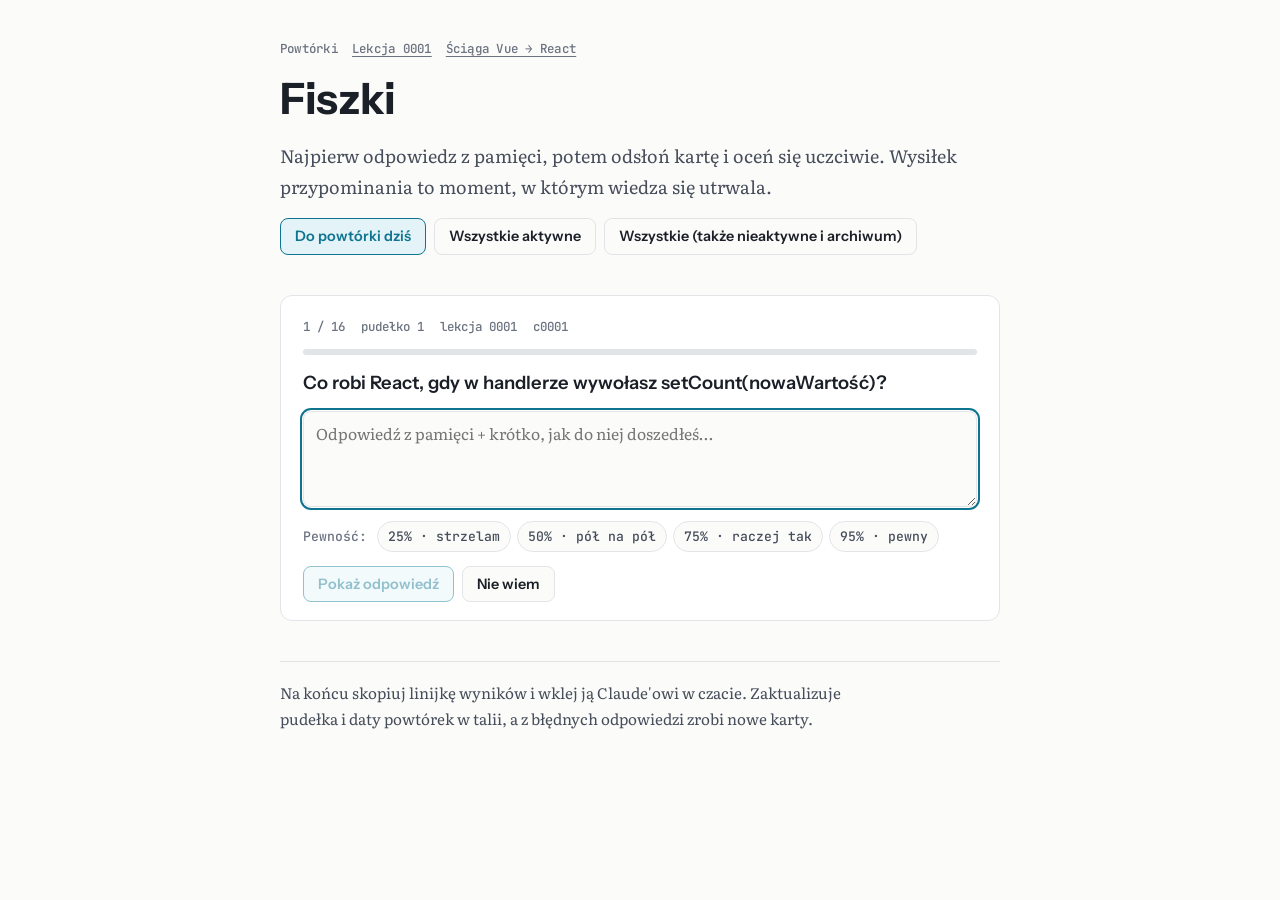
<file: learning/practice/index.html>
<!doctype html>
<html lang="pl">
<head>
<meta charset="utf-8">
<meta name="viewport" content="width=device-width, initial-scale=1">
<title>Powtórki · fiszki</title>
<link rel="stylesheet" href="../assets/style.css">
<style>
  .card { background: var(--surface); border: 1px solid var(--rule); border-radius: 12px; padding: 22px 22px 18px; display: grid; gap: 14px; }
  .meta { display: flex; flex-wrap: wrap; gap: 6px 16px; font: 500 0.78rem/1.4 var(--f-mono); color: var(--ink-3); }
  .front { font: 600 1.15rem/1.5 var(--f-head); }
  textarea { width: 100%; min-height: 96px; font: 400 0.98rem/1.5 var(--f-read); color: var(--ink); background: var(--paper); border: 1px solid var(--rule); border-radius: 8px; padding: 10px 12px; resize: vertical; }
  textarea:focus-visible { outline: 2px solid var(--react); outline-offset: 1px; }
  .back { border-left: 3px solid var(--react); padding-left: 12px; display: grid; gap: 4px; }
  .back b { font: 600 0.72rem/1 var(--f-mono); letter-spacing: 0.06em; text-transform: uppercase; color: var(--react); }
  .mine { color: var(--ink-2); font-size: 0.92rem; white-space: pre-wrap; }
  .actions { display: flex; flex-wrap: wrap; gap: 8px; }
  .actions button, .modes button, .copy { font: 600 0.9rem/1 var(--f-head); padding: 10px 14px; border-radius: 8px; border: 1px solid var(--rule); background: var(--paper); color: var(--ink); cursor: pointer; }
  .actions button.primary { border-color: var(--react); background: var(--react-bg); color: var(--react); }
  .actions button.g-ok { border-color: var(--ok); background: var(--ok-bg); color: var(--ok); }
  .actions button.g-mid { border-color: var(--warn); background: var(--warn-bg); color: var(--warn); }
  .actions button.g-bad { border-color: var(--bad); background: var(--bad-bg); color: var(--bad); }
  button:disabled { opacity: 0.45; cursor: not-allowed; }
  .modes { display: flex; flex-wrap: wrap; gap: 8px; }
  .modes button[aria-pressed="true"] { border-color: var(--react); color: var(--react); background: var(--react-bg); }
  .conf { display: flex; flex-wrap: wrap; gap: 6px; align-items: center; }
  .conf-label { font: 500 0.82rem/1 var(--f-mono); color: var(--ink-3); margin-right: 4px; }
  .conf button { font: 500 0.82rem/1 var(--f-mono); padding: 8px 10px; border-radius: 999px; border: 1px solid var(--rule); background: var(--paper); color: var(--ink-2); cursor: pointer; }
  .conf button[aria-pressed="true"] { border-color: var(--react); color: var(--react); background: var(--react-bg); }
  .progress { height: 6px; background: var(--rule); border-radius: 3px; overflow: hidden; }
  .progress span { display: block; height: 100%; background: var(--react); width: 0; }
  .result-line { font: 400 0.85rem/1.5 var(--f-mono); background: var(--code-bg); padding: 10px 12px; border-radius: 8px; word-break: break-all; user-select: all; }
  .stats { display: flex; flex-wrap: wrap; gap: 8px 20px; font: 500 0.95rem/1.4 var(--f-mono); }
  .empty { color: var(--ink-2); }
</style>
</head>
<body>
<main class="page">
  <header>
    <nav class="crumbs" aria-label="Nawigacja"><span>Powtórki</span><a href="../lessons/0001-model-mentalny-reacta.html">Lekcja 0001</a><a href="../reference/vue-to-react.html">Ściąga Vue → React</a></nav>
    <h1>Fiszki</h1>
    <p class="lede">Najpierw odpowiedz z pamięci, potem odsłoń kartę i oceń się uczciwie. Wysiłek przypominania to moment, w którym wiedza się utrwala.</p>
    <div class="modes" role="group" aria-label="Zakres kart">
      <button type="button" id="mode-due" aria-pressed="true">Do powtórki dziś</button>
      <button type="button" id="mode-active" aria-pressed="false">Wszystkie aktywne</button>
      <button type="button" id="mode-all" aria-pressed="false">Wszystkie (także nieaktywne i archiwum)</button>
    </div>
  </header>

  <section id="session" aria-live="polite"></section>

  <footer class="ask">
    <p>Na końcu skopiuj linijkę wyników i wklej ją Claude'owi w czacie. Zaktualizuje pudełka i daty powtórek w talii, a z błędnych odpowiedzi zrobi nowe karty.</p>
  </footer>
</main>

<script src="../cards/cards.js"></script>
<script>
(function () {
  const today = (() => { const d = new Date(); const p = n => String(n).padStart(2, "0"); return `${d.getFullYear()}-${p(d.getMonth() + 1)}-${p(d.getDate())}`; })();
  const all = Array.isArray(window.CARDS) ? window.CARDS : [];
  const root = document.getElementById("session");
  const modeButtons = { due: "mode-due", active: "mode-active", all: "mode-all" };
  let deck = [], i = 0, results = [], mode = "due";

  const store = {
    get() { try { return JSON.parse(localStorage.getItem("lr-practice") || "null"); } catch (e) { return null; } },
    set(v) { try { localStorage.setItem("lr-practice", JSON.stringify(v)); } catch (e) {} },
    clear() { try { localStorage.removeItem("lr-practice"); } catch (e) {} },
  };

  function shuffle(a) { for (let k = a.length - 1; k > 0; k--) { const j = Math.floor(Math.random() * (k + 1)); [a[k], a[j]] = [a[j], a[k]]; } return a; }

  function pick(m) {
    if (m === "due") return all.filter(c => c.due && c.due <= today).sort((a, b) => a.box - b.box);
    if (m === "active") return shuffle(all.filter(c => c.due));
    return shuffle(all.slice());
  }

  function el(tag, props = {}, ...kids) {
    const e = document.createElement(tag);
    for (const [k, v] of Object.entries(props)) {
      if (k === "class") e.className = v; else if (k.startsWith("on")) e.addEventListener(k.slice(2), v); else e.setAttribute(k, v);
    }
    for (const kid of kids) e.append(kid);
    return e;
  }

  function start(m) {
    mode = m;
    for (const [k, id] of Object.entries(modeButtons)) document.getElementById(id).setAttribute("aria-pressed", String(k === m));
    deck = pick(m); i = 0; results = [];
    store.set({ date: today, mode, ids: deck.map(c => c.id), i, results });
    render();
  }

  function render() {
    root.replaceChildren();
    if (!all.length) { root.append(el("p", { class: "empty" }, "Nie udało się wczytać talii (learning/cards/cards.js).")); return; }
    if (!deck.length) {
      const inactive = all.filter(c => !c.due && !c.archived).length;
      const archived = all.filter(c => c.archived).length;
      root.append(el("div", { class: "card" },
        el("p", { class: "front" }, mode === "due" ? "Nic do powtórki na dziś." : "Brak aktywnych kart."),
        el("p", { class: "empty" }, inactive ? `Nieaktywne karty: ${inactive}. Aktywują się po ukończeniu lekcji, z której pochodzą. Możesz je przejrzeć w trybie „Wszystkie”.` : "Wszystkie karty są zaplanowane na późniejsze dni."),
        ...(archived ? [el("p", { class: "empty" }, `W archiwum (opanowane): ${archived}.`)] : []),
      ));
      return;
    }
    if (i >= deck.length) return renderSummary();

    const c = deck[i];
    const progress = el("div", { class: "progress", "aria-hidden": "true" }, el("span"));
    progress.firstChild.style.width = `${Math.round((i / deck.length) * 100)}%`;
    const answer = el("textarea", { id: "answer", placeholder: "Odpowiedź z pamięci + krótko, jak do niej doszedłeś…", "aria-label": "Twoja odpowiedź i tok myślenia" });
    const reveal = el("button", { type: "button", class: "primary", disabled: "" }, "Pokaż odpowiedź");
    const dunno = el("button", { type: "button" }, "Nie wiem");
    let conf = null;
    const LEVELS = [[25, "strzelam"], [50, "pół na pół"], [75, "raczej tak"], [95, "pewny"]];
    const confRow = el("div", { class: "conf", role: "group", "aria-label": "Pewność odpowiedzi" }, el("span", { class: "conf-label" }, "Pewność:"));
    const sync = () => { reveal.disabled = answer.value.trim().length < 3 || conf === null; };
    for (const [v, label] of LEVELS) {
      const b = el("button", { type: "button", "aria-pressed": "false" }, `${v}% · ${label}`);
      b.addEventListener("click", () => { conf = v; confRow.querySelectorAll("button").forEach(x => x.setAttribute("aria-pressed", String(x === b))); sync(); });
      confRow.append(b);
    }
    answer.addEventListener("input", sync);
    answer.addEventListener("keydown", e => { if ((e.metaKey || e.ctrlKey) && e.key === "Enter" && !reveal.disabled) reveal.click(); });
    const actions = el("div", { class: "actions" }, reveal, dunno);
    const card = el("div", { class: "card" },
      el("div", { class: "meta" }, el("span", {}, `${i + 1} / ${deck.length}`), el("span", {}, c.archived ? "archiwum" : `pudełko ${c.box}`), el("span", {}, c.src), el("span", {}, c.id)),
      progress,
      el("p", { class: "front" }, c.front),
      answer, confRow, actions,
    );
    root.append(card);
    answer.focus();

    function showBack(mine) {
      answer.disabled = true; actions.remove(); confRow.remove();
      if (!mine) conf = null;
      card.append(
        mine ? el("p", { class: "mine" }, `Twoja odpowiedź (pewność ${conf}%): ${mine}`) : el("p", { class: "mine" }, "Twoja odpowiedź: nie wiem"),
        el("div", { class: "back" }, el("b", {}, "Odpowiedź"), el("span", {}, c.back)),
        el("div", { class: "actions" },
          el("button", { type: "button", class: "g-ok", onclick: () => grade("+") }, "Wiedziałem"),
          el("button", { type: "button", class: "g-mid", onclick: () => grade("~") }, "Częściowo"),
          el("button", { type: "button", class: "g-bad", onclick: () => grade("-") }, "Nie wiedziałem"),
        ),
      );
      card.querySelector(".g-ok").focus();
    }
    reveal.addEventListener("click", () => showBack(answer.value.trim()));
    dunno.addEventListener("click", () => showBack(""));

    function grade(g) {
      results.push({ id: c.id, g, conf });
      i += 1;
      store.set({ date: today, mode, ids: deck.map(x => x.id), i, results });
      render();
    }
  }

  function renderSummary() {
    const ok = results.filter(r => r.g === "+").length, mid = results.filter(r => r.g === "~").length, bad = results.filter(r => r.g === "-").length;
    // format: c0001+75 (wiedziałem, pewność 75%), c0002-95 (nie wiedziałem przy 95%), c0003-nw (nie wiem)
    const line = `Powtórka ${today}: ` + results.map(r => r.id + r.g + (r.conf == null ? (r.g === "+" ? "" : "nw") : r.conf)).join(" ");
    const lineEl = el("p", { class: "result-line", id: "result-line" }, line);
    const copy = el("button", { type: "button", class: "copy" }, "Kopiuj wynik");
    copy.addEventListener("click", async () => {
      try { await navigator.clipboard.writeText(line); copy.textContent = "Skopiowano"; }
      catch (e) { const r = document.createRange(); r.selectNodeContents(lineEl); const s = getSelection(); s.removeAllRanges(); s.addRange(r); copy.textContent = "Zaznaczono, skopiuj ręcznie"; }
    });
    root.append(el("div", { class: "card" },
      el("p", { class: "front" }, "Koniec powtórki"),
      el("div", { class: "stats" }, el("span", {}, `wiedziałem: ${ok}`), el("span", {}, `częściowo: ${mid}`), el("span", {}, `nie wiedziałem: ${bad}`)),
      el("p", {}, "Wklej tę linijkę Claude'owi w czacie:"),
      lineEl,
      el("div", { class: "actions" }, copy, el("button", { type: "button", onclick: () => { store.clear(); start(mode); } }, "Jeszcze raz")),
    ));
  }

  document.getElementById("mode-due").addEventListener("click", () => start("due"));
  document.getElementById("mode-active").addEventListener("click", () => start("active"));
  document.getElementById("mode-all").addEventListener("click", () => start("all"));

  // wznowienie przerwanej sesji z tego samego dnia
  const saved = store.get();
  if (saved && saved.date === today && Array.isArray(saved.ids)) {
    const byId = Object.fromEntries(all.map(c => [c.id, c]));
    deck = saved.ids.map(id => byId[id]).filter(Boolean); i = saved.i || 0; results = saved.results || []; mode = saved.mode || "due";
    for (const [k, id] of Object.entries(modeButtons)) document.getElementById(id).setAttribute("aria-pressed", String(k === mode));
    render();
  } else {
    start("due");
  }
})();
</script>
</body>
</html>
</file>
<file: learning/assets/style.css>
/* learn-react: wspólny arkusz stylów kursu.
   Koncepcja: kartka do czytania (serif, wąska kolumna ~68ch), kod i dane w mono,
   React = turkus, Vue = zieleń. Kolor zawsze niesie znaczenie, nigdy dekorację. */
@import url("https://fonts.googleapis.com/css2?family=Literata:opsz,wght@7..72,400;7..72,600&family=Instrument+Sans:wght@500;600;700&family=JetBrains+Mono:wght@400;500&display=swap");

:root {
  --paper: #fbfbf9;
  --surface: #ffffff;
  --ink: #1b1f27;
  --ink-2: #464d5a;
  --ink-3: #6b7280;
  --rule: #e2e4e8;
  --code-bg: #f2f3f5;
  --react: #0e7490;      /* wszystko, co dotyczy Reacta */
  --react-bg: #e3f3f7;
  --vue: #2f7a52;        /* wszystko, co dotyczy Vue */
  --vue-bg: #e5f2ea;
  --ok: #1f6f4a; --ok-bg: #e6f3ec;
  --bad: #a1332f; --bad-bg: #fbe9e8;
  --warn: #8a5a00; --warn-bg: #fbf1dc;
  --f-read: "Literata", Georgia, "Times New Roman", serif;
  --f-head: "Instrument Sans", "Helvetica Neue", Arial, sans-serif;
  --f-mono: "JetBrains Mono", ui-monospace, "SF Mono", Menlo, monospace;
}
@media (prefers-color-scheme: dark) {
  :root:not([data-theme="light"]) {
    --paper: #14171c; --surface: #1b1f26; --ink: #e9ecf1; --ink-2: #b5bcc8; --ink-3: #8a93a1; --rule: #2c323b; --code-bg: #20252d;
    --react: #5cc6dd; --react-bg: #12313a; --vue: #6fcf97; --vue-bg: #15301f;
    --ok: #7fd3a8; --ok-bg: #173126; --bad: #f19a95; --bad-bg: #3a1c1b; --warn: #f0c36a; --warn-bg: #33280f;
    color-scheme: dark;
  }
}
:root[data-theme="dark"] {
  --paper: #14171c; --surface: #1b1f26; --ink: #e9ecf1; --ink-2: #b5bcc8; --ink-3: #8a93a1; --rule: #2c323b; --code-bg: #20252d;
  --react: #5cc6dd; --react-bg: #12313a; --vue: #6fcf97; --vue-bg: #15301f;
  --ok: #7fd3a8; --ok-bg: #173126; --bad: #f19a95; --bad-bg: #3a1c1b; --warn: #f0c36a; --warn-bg: #33280f;
  color-scheme: dark;
}

* { box-sizing: border-box; }
html { -webkit-text-size-adjust: 100%; }
body { margin: 0; background: var(--paper); color: var(--ink); font: 400 17px/1.7 var(--f-read); }
.page { max-width: 760px; margin: 0 auto; padding-inline: 20px; padding-block: 40px 96px; display: grid; gap: 40px; }
.page > section, .page > header { display: grid; gap: 16px; min-width: 0; }

h1, h2, h3 { font-family: var(--f-head); line-height: 1.2; margin: 0; text-wrap: balance; letter-spacing: -0.01em; }
h1 { font-size: clamp(2rem, 5vw, 2.7rem); font-weight: 700; }
h2 { font-size: 1.45rem; font-weight: 600; }
h3 { font-size: 1.1rem; font-weight: 600; }
p, li { max-width: 68ch; }
p { margin: 0; }
ul, ol { margin: 0; padding-left: 1.3em; display: grid; gap: 6px; }
a { color: var(--react); text-underline-offset: 3px; }
a:focus-visible, button:focus-visible { outline: 2px solid var(--react); outline-offset: 2px; border-radius: 4px; }
strong { font-weight: 600; }

/* nagłówek lekcji */
.crumbs { display: flex; flex-wrap: wrap; gap: 6px 14px; font: 500 0.78rem/1.4 var(--f-mono); color: var(--ink-3); letter-spacing: 0.02em; }
.crumbs a { color: var(--ink-3); }
.lede { font-size: 1.12rem; color: var(--ink-2); }
.win { background: var(--surface); border: 1px solid var(--rule); border-radius: 10px; padding: 14px 18px; display: grid; gap: 6px; }
.win b { font: 600 0.75rem/1 var(--f-mono); letter-spacing: 0.08em; text-transform: uppercase; color: var(--ink-3); }

/* kod */
code { font: 400 0.88em/1.5 var(--f-mono); background: var(--code-bg); padding: 0.1em 0.35em; border-radius: 4px; }
pre { margin: 0; background: var(--code-bg); border-radius: 8px; padding: 14px 16px; overflow-x: auto; font: 400 0.85rem/1.6 var(--f-mono); }
pre code { background: none; padding: 0; font-size: inherit; }
.label { font: 600 0.72rem/1 var(--f-mono); letter-spacing: 0.06em; text-transform: uppercase; }
.label.react { color: var(--react); } .label.vue { color: var(--vue); }

/* porównanie Vue | React obok siebie */
.vs { display: grid; grid-template-columns: repeat(auto-fit, minmax(280px, 1fr)); gap: 14px; }
.vs > div { display: grid; gap: 8px; align-content: start; min-width: 0; }
.vs > div.vue pre { border-left: 3px solid var(--vue); }
.vs > div.react pre { border-left: 3px solid var(--react); }

/* ramki */
.note, .pitfall, .source { border-radius: 8px; padding: 12px 16px; display: grid; gap: 6px; }
.note { background: var(--react-bg); }
.pitfall { background: var(--warn-bg); }
.pitfall b, .note b, .source b { font-family: var(--f-head); }
.source { border: 1px solid var(--rule); background: var(--surface); }

/* tabele */
.table-wrap { overflow-x: auto; border: 1px solid var(--rule); border-radius: 10px; background: var(--surface); }
table { border-collapse: collapse; width: 100%; font-size: 0.92rem; }
th, td { text-align: left; vertical-align: top; padding: 9px 12px; border-bottom: 1px solid var(--rule); }
tbody tr:last-child > * { border-bottom: 0; }
thead th { font: 600 0.72rem/1.2 var(--f-mono); text-transform: uppercase; letter-spacing: 0.05em; color: var(--ink-3); }
th.vue, td.vue { color: var(--vue); } th.react { color: var(--react); }
td code { white-space: nowrap; }

/* quiz (assets/quiz.js) */
.quiz { display: grid; gap: 18px; }
.q { background: var(--surface); border: 1px solid var(--rule); border-radius: 10px; padding: 16px 18px; display: grid; gap: 12px; }
.q .prompt { font-weight: 600; }
.q .opts { display: grid; gap: 8px; }
.q button.opt { text-align: left; font: inherit; font-size: 0.95rem; color: var(--ink); background: var(--paper); border: 1px solid var(--rule); border-radius: 8px; padding: 9px 12px; cursor: pointer; }
.q button.opt:hover:not(:disabled) { border-color: var(--react); }
.q button.opt.right { background: var(--ok-bg); border-color: var(--ok); color: var(--ok); }
.q button.opt.wrong { background: var(--bad-bg); border-color: var(--bad); color: var(--bad); }
.q button.opt:disabled { cursor: default; }
.q .explain { font-size: 0.93rem; color: var(--ink-2); border-left: 3px solid var(--rule); padding-left: 12px; }
.score, .demo-status { font: 500 0.9rem/1.4 var(--f-mono); color: var(--ink-2); }
.result { display: grid; gap: 8px; justify-items: start; }
.result-line { font: 400 0.85rem/1.5 var(--f-mono); background: var(--code-bg); padding: 10px 12px; border-radius: 8px; word-break: break-word; user-select: all; justify-self: stretch; }
.result button { font: 600 0.85rem/1 var(--f-head); padding: 9px 12px; border-radius: 8px; border: 1px solid var(--react); background: var(--react-bg); color: var(--react); cursor: pointer; }
.result-hint { font-size: 0.88rem; color: var(--ink-3); }

/* pewność przed odpowiedzią (assets/quiz.js) */
.conf { display: flex; flex-wrap: wrap; gap: 6px; align-items: center; }
.conf-label { font: 500 0.8rem/1 var(--f-mono); color: var(--ink-3); margin-right: 2px; }
.conf button { font: 500 0.8rem/1 var(--f-mono); padding: 7px 10px; border-radius: 999px; border: 1px solid var(--rule); background: var(--paper); color: var(--ink-2); cursor: pointer; }
.conf button[aria-pressed="true"] { border-color: var(--react); color: var(--react); background: var(--react-bg); }
.conf button.dunno { margin-left: auto; }
.conf button:disabled { cursor: default; opacity: 0.6; }
.q button.opt:disabled:not(.right):not(.wrong) { opacity: 0.55; }

/* lekcje krokowe: przewidź → wyjaśnienie → sprawdzenie (assets/steps.js) */
.step { display: grid; gap: 16px; border-top: 1px solid var(--rule); padding-top: 24px; }
.step-head { display: flex; gap: 10px; align-items: baseline; }
.step-head .label { color: var(--ink-3); }
.predict { background: var(--surface); border: 1px dashed var(--react); border-radius: 10px; padding: 16px 18px; display: grid; gap: 10px; }
.predict .prompt { font-weight: 600; }
.predict textarea { width: 100%; min-height: 84px; font: 400 0.95rem/1.5 var(--f-read); color: var(--ink); background: var(--paper); border: 1px solid var(--rule); border-radius: 8px; padding: 10px 12px; resize: vertical; }
.predict textarea:focus-visible { outline: 2px solid var(--react); outline-offset: 1px; }
.predict .row { display: flex; flex-wrap: wrap; gap: 8px; }
.predict button { font: 600 0.88rem/1 var(--f-head); padding: 9px 12px; border-radius: 8px; border: 1px solid var(--rule); background: var(--paper); color: var(--ink); cursor: pointer; }
.predict button.commit { border-color: var(--react); background: var(--react-bg); color: var(--react); }
.predict button:disabled { opacity: 0.45; cursor: not-allowed; }
.your-prediction { font-size: 0.92rem; color: var(--ink-2); border-left: 3px solid var(--react); padding-left: 12px; white-space: pre-wrap; }
.step-locked { color: var(--ink-3); font: 500 0.85rem/1.4 var(--f-mono); }

/* demo na żywo */
.demo { background: var(--surface); border: 1px solid var(--rule); border-radius: 10px; padding: 16px 18px; display: grid; gap: 12px; }
.demo button { font: 600 0.9rem/1 var(--f-head); padding: 10px 14px; border-radius: 8px; border: 1px solid var(--react); background: var(--react-bg); color: var(--react); cursor: pointer; }
.demo .row { display: flex; flex-wrap: wrap; gap: 10px; align-items: center; }
.demo output { font: 500 1.6rem/1 var(--f-mono); min-width: 3ch; }

/* stopka */
.ask { border-top: 1px solid var(--rule); padding-top: 18px; color: var(--ink-2); font-size: 0.95rem; }
.next { display: flex; flex-wrap: wrap; gap: 8px 20px; font-family: var(--f-head); }

@media print {
  body { background: #fff; color: #000; font-size: 11pt; }
  .q button.opt { border-color: #999; }
  .result button { display: none; }
  .demo, .quiz { break-inside: avoid; }
  a { color: #000; }
}
@media (prefers-reduced-motion: no-preference) {
  .q button.opt { transition: background-color .15s, border-color .15s; }
}
</file>
